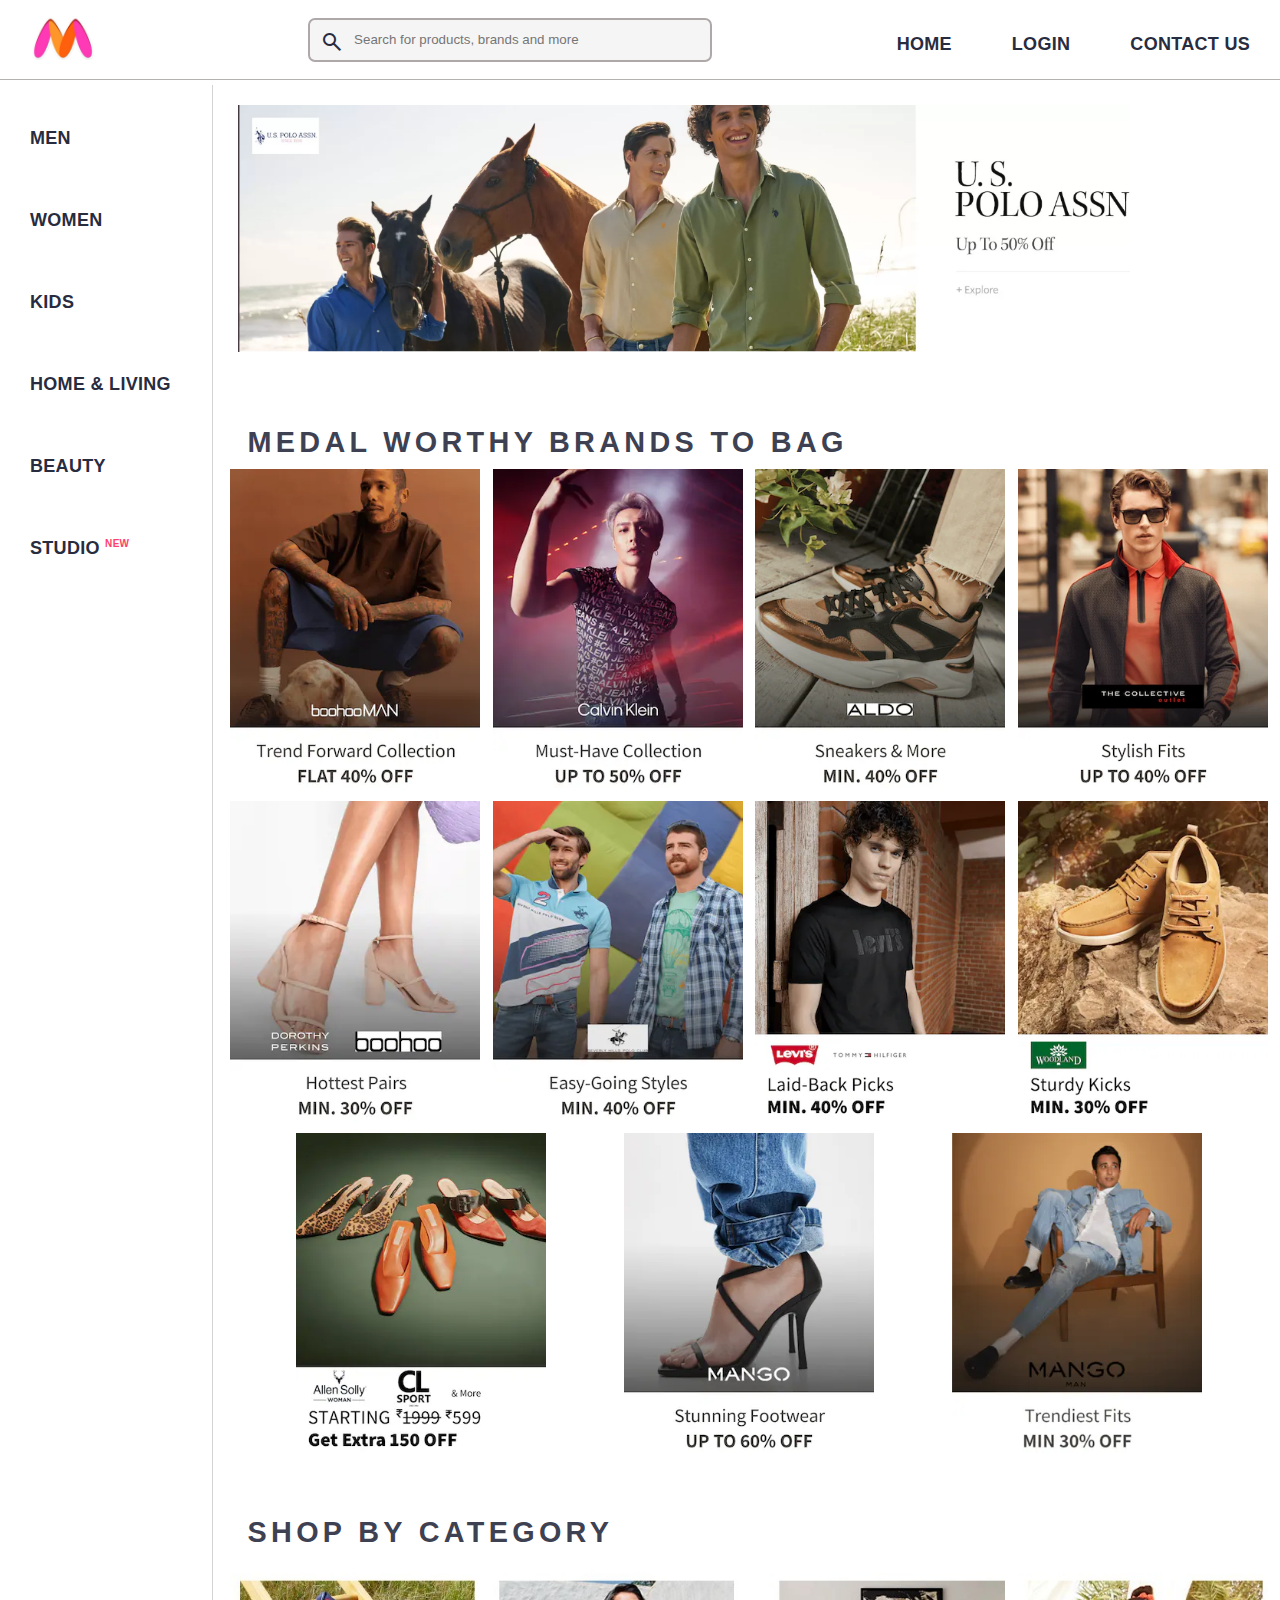
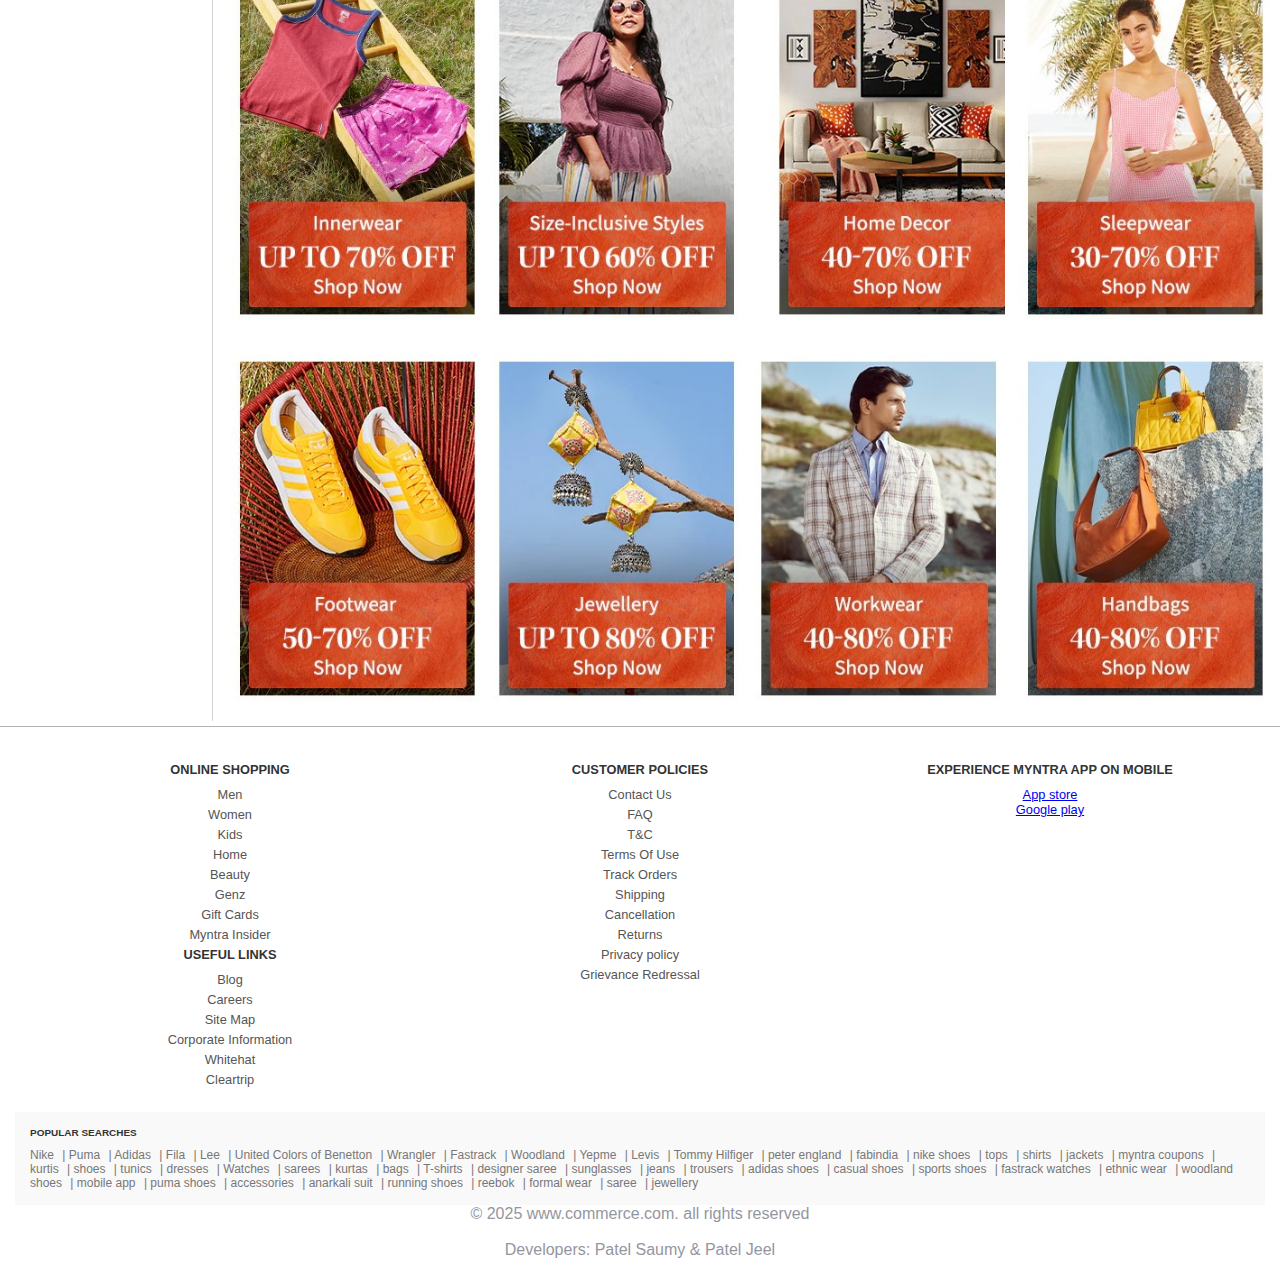
<file: index.html>
<!DOCTYPE html>
<html lang="en">
<head>
    <title>Online Shopping</title>
     <link rel="stylesheet" href="footer.css">
    <link rel="stylesheet" href="style.css">
    <link rel="stylesheet" href="https://fonts.googleapis.com/css2?family=Material+Symbols+Outlined:opsz,wght,FILL,GRAD@20..48,100..700,0..1,-50..200" /> 
</head>
<body>
    <div class="container">
        <header>
            <div class="logo_container">
                <a href="#"><img class="myntra_home" src="image/new_logo.png" alt="Myntra Home"></a>
            </div>
            <div class="search_bar">
                <span class="material-symbols-outlined search_icon">search</span>
                <input class="search_input" placeholder="Search for products, brands and more">
            </div>
            <div class="header_bar">
                <a href="#">Home</a>
                <a href="login.html">Login</a>
                <a href="contact.html">Contact Us</a>
            </div>

            <!-- <div class="action_bar">
                <div class="action_container">
                    <span class="material-symbols-outlined action_icon">person</span>
                    <span class="action_name">Profile</span>
                </div>
    
                <div class="action_container">
                    <span class="material-symbols-outlined action_icon">favorite</span>
                    <span class="action_name">Wishlist</span>
                </div>
    
                <div class="action_container">
                    <span class="material-symbols-outlined action_icon">shopping_bag</span>
                    <span class="action_name">Bag</span>
                </div>
            </div> -->
        </header>
        <div class="menu">
            <nav class="nav_bar">
                <a href="men.html">Men</a>
                <a href="women.html">Women</a>
                <a href="kids.html">Kids</a>
                <a href="home_living.html">Home & Living</a>
                <a href="beauty.html">Beauty</a>
                <a href="#">Studio <sup>New</sup></a>
            </nav>
        </div>
        <main>
            <div class="banner_container">
                <img class="banner_image" src="image/new_banner.png" alt="Main Banner">
            </div>
            <div class="category_heading">MEDAL WORTHY BRANDS TO BAG</div>
            <div class="category_items">
                <a href="#"><img class="sale_item" src="image/jp1.png"></a>
                <a href="#"><img class="sale_item" src="image/jp2.png"></a>
                <a href="#"><img class="sale_item" src="image/jp3.png"></a>
                <a href="#"><img class="sale_item" src="image/jp4.png"></a>
                <a href="#"><img class="sale_item" src="image/jp6.png"></a>
                <a href="#"><img class="sale_item" src="image/jp7.png"></a>
                <a href="#"><img class="sale_item" src="image/jp8.png"></a>
                <a href="#"><img class="sale_item" src="image/jp9.png"></a>
                <a href="#"><img class="sale_item" src="image/jp10.png"></a>
                <a href="#"><img class="sale_item" src="image/jp11.png"></a>
                <a href="#"><img class="sale_item" src="image/jp12.png"></a>
            </div>
    
            <div class="category_heading">SHOP BY CATEGORY</div>
            <div class="category_items">
                <a href="#"><img class="sale_item" src="image/jp.jpg"></a>
                <a href="#"><img class="sale_item" src="image/jp1.jpg"></a>
                <a href="#"><img class="sale_item" src="image/jp2.jpg"></a>
                <a href="#"><img class="sale_item" src="image/jp3.jpg"></a>
                <a href="#"><img class="sale_item" src="image/jp4.jpg"></a>
                <a href="#"><img class="sale_item" src="image/jp5.jpg"></a>
                <a href="#"><img class="sale_item" src="image/jp7.jpg"></a>
                <a href="#"><img class="sale_item" src="image/jp8.jpg"></a>
            </div>
        </main>
        <footer>
            <div class="footer_container">
    <!--             <div class="footer_column">
                    <h3>ONLINE SHOPPING</h3>
    
                    <a href="#">Men</a>
                    <a href="#">Women</a>
                    <a href="#">Kids</a>
                    <a href="#">Home & Living</a>
                    <a href="#">Beauty</a>
                    <a href="#">Gift Card</a>
                    <a href="#">Myntra Insider</a>
                </div> -->


                 <div class="footer-container">
        <div class="footer-section">
            <h4>ONLINE SHOPPING</h4>
            <ul class="footer-links">
                <li><a href="men.html">Men</a></li>
                <li><a href="women.html">Women</a></li>
                <li><a href="kids.html">Kids</a></li>
                <li><a href="#">Home</a></li>
                <li><a href="beauty.html">Beauty</a></li>
                <li><a href="#">Genz</a></li>
                <li><a href="#">Gift Cards</a></li>
                <li><a href="#">Myntra Insider</a></li>
            </ul>
            <h4>USEFUL LINKS</h4>
            <ul class="footer-links">
                <li><a href="#">Blog</a></li>
                <li><a href="#">Careers</a></li>
                <li><a href="#">Site Map</a></li>
                <li><a href="#">Corporate Information</a></li>
                <li><a href="#">Whitehat</a></li>
                <li><a href="#">Cleartrip</a></li>
            </ul>
        </div>
        <div class="footer-section">
            <h4>CUSTOMER POLICIES</h4>
            <ul class="footer-links">
                <li><a href="contact.html">Contact Us</a></li>
                <li><a href="#">FAQ</a></li>
                <li><a href="#">T&C</a></li>
                <li><a href="#">Terms Of Use</a></li>
                <li><a href="#">Track Orders</a></li>
                <li><a href="#">Shipping</a></li>
                <li><a href="#">Cancellation</a></li>
                <li><a href="#">Returns</a></li>
                <li><a href="#">Privacy policy</a></li>
                <li><a href="#">Grievance Redressal</a></li>
            </ul>
        </div>
        <div class="footer-section">
            <h4>EXPERIENCE MYNTRA APP ON MOBILE</h4>
            <div class="app-links">
                <a href="https://apps.apple.com/in/app/myntra-fashion-shopping-app/id907394059"> App store </a>
                <br>
                <a href="https://play.google.com/store/apps/details?id=com.myntra.android&hl=en_IN"> Google play</a>
            </div>

        </div>

    </div>
    <div class="popular-searches">
        <h5>POPULAR SEARCHES</h5>
        <p>
            <a href="#">Nike</a> | <a href="#">Puma</a> | <a href="#">Adidas</a> | <a href="#">Fila</a> | <a
                href="#">Lee</a> | <a href="#">United Colors of Benetton</a> | <a href="#">Wrangler</a> | <a
                href="#">Fastrack</a> | <a href="#">Woodland</a> | <a href="#">Yepme</a> | <a href="#">Levis</a> | <a
                href="#">Tommy Hilfiger</a> | <a href="#">peter england</a> | <a href="#">fabindia</a> | <a
                href="#">nike shoes</a> | <a href="#">tops</a> |
            <a href="#">shirts</a> | <a href="#">jackets</a> | <a href="#">myntra coupons</a> | <a href="#">kurtis</a> |
            <a href="#">shoes</a> | <a href="#">tunics</a> | <a href="#">dresses</a> | <a href="#">Watches</a> | <a
                href="#">sarees</a> | <a href="#">kurtas</a> | <a href="#">bags</a> | <a href="#">T-shirts</a> | <a
                href="#">designer saree</a> | <a href="#">sunglasses</a> | <a href="#">jeans</a> | <a
                href="#">trousers</a> | <a href="#">adidas shoes</a> |
            <a href="#">casual shoes</a> | <a href="#">sports shoes</a> | <a href="#">fastrack watches</a> | <a
                href="#">ethnic wear</a> | <a href="#">woodland shoes</a> | <a href="#">mobile app</a> | <a
                href="#">puma shoes</a> | <a href="#">accessories</a> | <a href="#">anarkali suit</a> | <a
                href="#">running shoes</a> | <a href="#">reebok</a> | <a href="#">formal wear</a> |
            <a href="#">saree</a> | <a href="#">jewellery</a>
        </p>
    </div>

                
                <div class="copyright">
                    <p>© 2025 www.commerce.com. all rights reserved</p><br>
                    <p>Developers: Patel Saumy & Patel Jeel </p>
                </div>
                
            </div>
    
            
        </footer>
    </div>

</body>
</html>
</file>
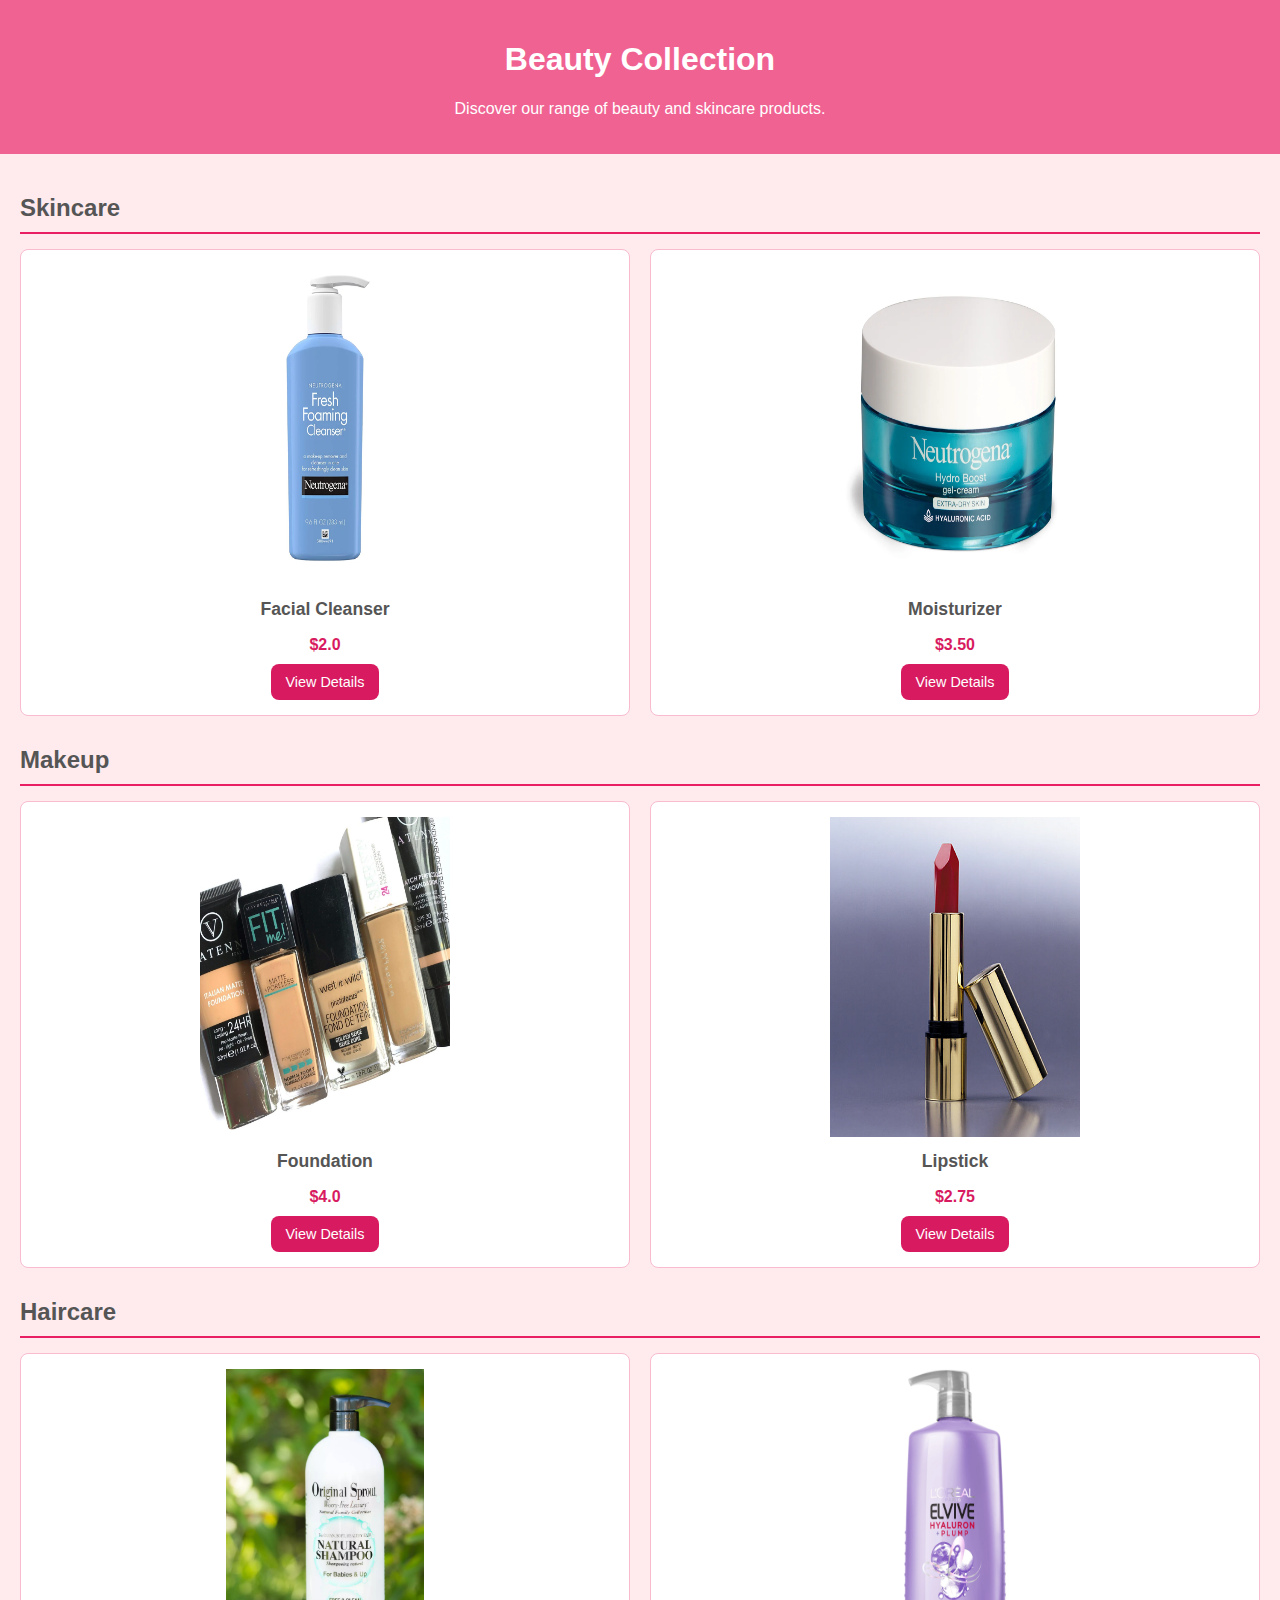
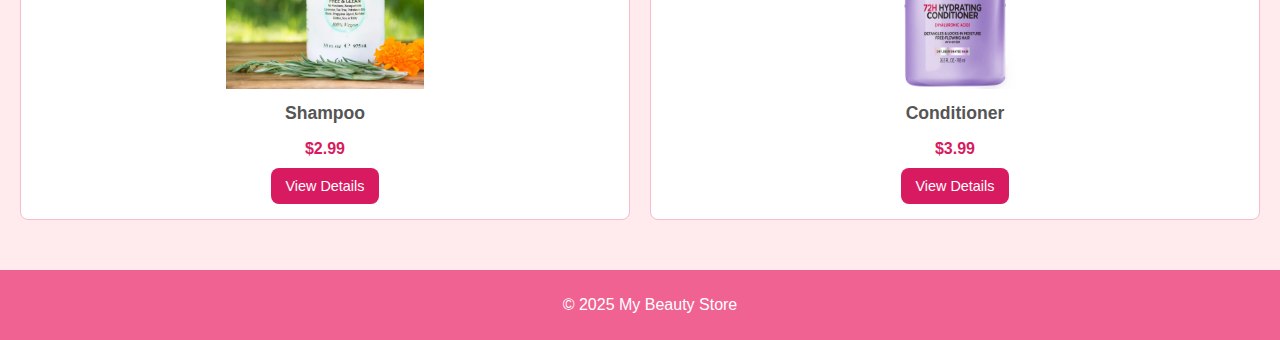
<file: beauty.html>
<!DOCTYPE html>
<html lang="en">
<head>
    <meta charset="UTF-8">
    <meta name="viewport" content="width=device-width, initial-scale=1.0">
    <title>Beauty Collection</title>
    <link rel="stylesheet" href="beauty.css">
</head>
<body>
    <header>
        <h1>Beauty Collection</h1>
        <p>Discover our range of beauty and skincare products.</p>
    </header>

    <main class="beauty-collection">
        <section class="category">
            <h2>Skincare</h2>
            <div class="product-grid">
                <div class="product-item">
                    <img src="image/jp33.webp" alt="Skincare 1">
                    <h3>Facial Cleanser</h3>
                    <p class="price">$2.0</p>
                    <button>View Details</button>
                </div>
                <div class="product-item">
                    <img src="image/jp34.webp" alt="Skincare 2">
                    <h3>Moisturizer</h3>
                    <p class="price">$3.50</p>
                    <button>View Details</button>
                </div>
            </div>
        </section>

        <section class="category">
            <h2>Makeup</h2>
            <div class="product-grid">
                <div class="product-item">
                    <img src="image/jp35.jpg" alt="Makeup 1">
                    <h3>Foundation</h3>
                    <p class="price">$4.0</p>
                    <button>View Details</button>
                </div>
                <div class="product-item">
                    <img src="image/jp36.jpg" alt="Makeup 2">
                    <h3>Lipstick</h3>
                    <p class="price">$2.75</p>
                    <button>View Details</button>
                </div>
            </div>
        </section>

        <section class="category">
            <h2>Haircare</h2>
            <div class="product-grid">
                <div class="product-item">
                    <img src="image/jp37.webp" alt="Haircare 1">
                    <h3>Shampoo</h3>
                    <p class="price">$2.99</p>
                    <button>View Details</button>
                </div>
                <div class="product-item">
                    <img src="image/jp38.webp" alt="Haircare 2">
                    <h3>Conditioner</h3>
                    <p class="price">$3.99</p>
                    <button>View Details</button>
                </div>
            </div>
        </section>

    </main>

    <footer>
        <p>&copy; 2025 My Beauty Store</p>
    </footer>
</body>
</html>
</file>
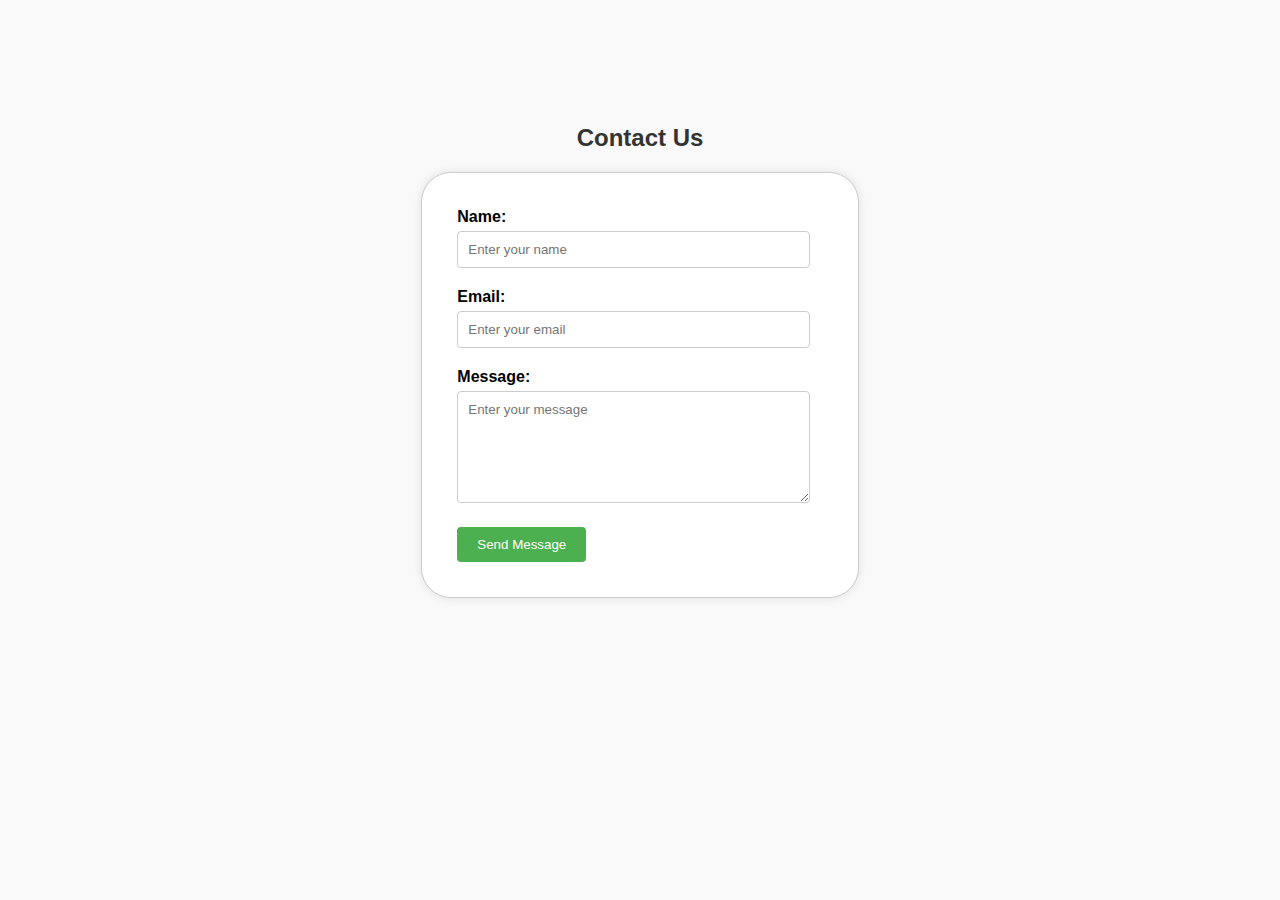
<file: contact.html>
<!DOCTYPE html>
<html lang="en">
<head>
    <title>Contact Us Form</title>
    <link rel="stylesheet" href="contact.css">
</head>
<body>
    <div class="container">
    <h1>Contact Us</h1>
    <form action="">
        <div>
            <label for="name">Name:</label>
            <input type="text" id="name" placeholder="Enter your name" required>

            <label for="email">Email:</label>
            <input type="email" id="email" placeholder="Enter your email" required>

            <label for="message" >Message:</label>
            <textarea name="message" id="message" 
            placeholder="Enter your message" rows="6" required></textarea>
            <!-- <input type="text" id="message"  required> -->

            <input type="submit" value="Send Message">
        </div>
    </form>
    </div>
</body>
</html>
</file>
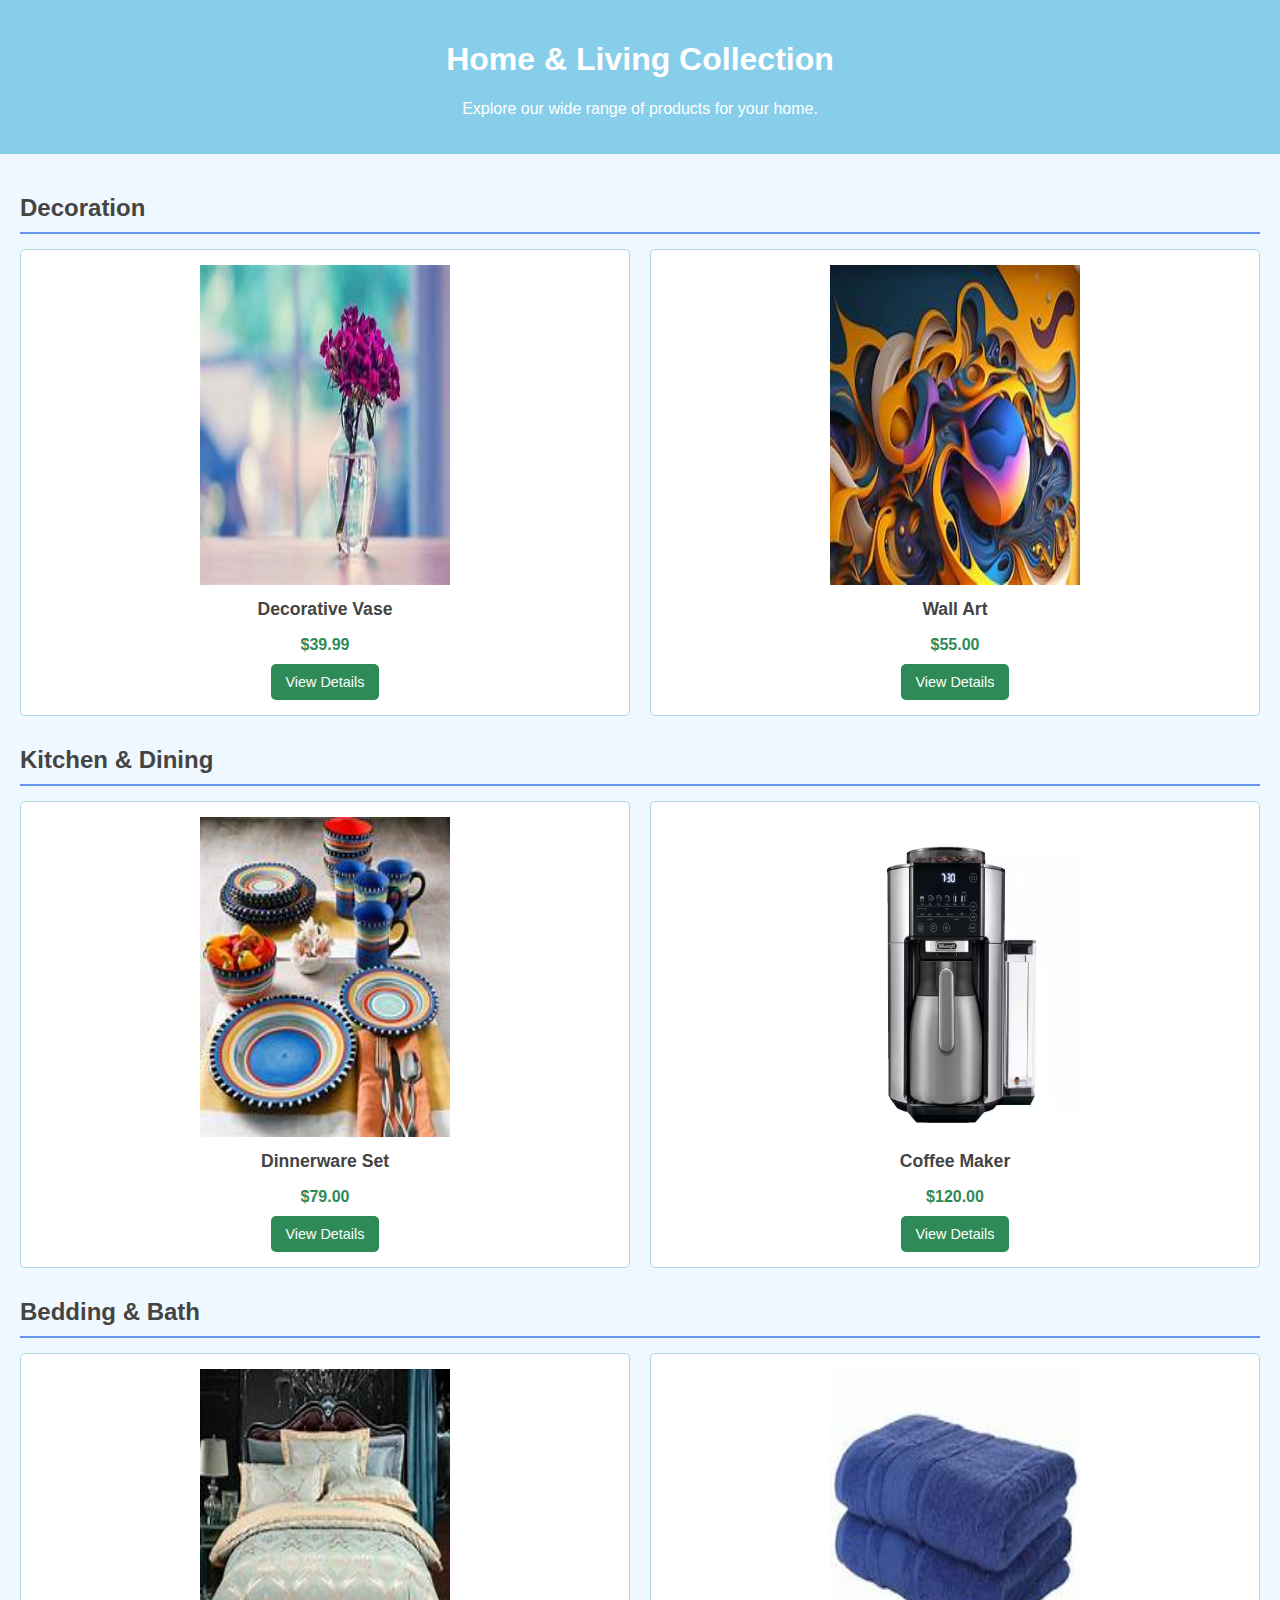
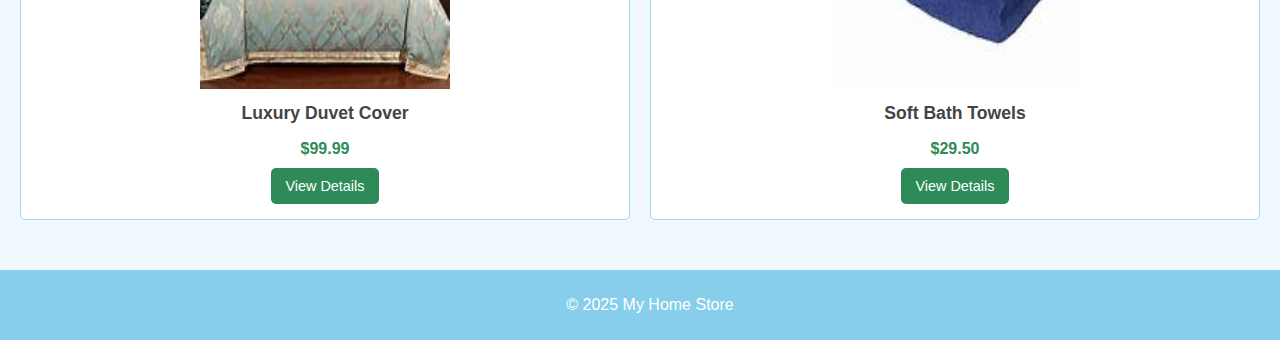
<file: home_living.html>
<!DOCTYPE html>
<html lang="en">
<head>
    <meta charset="UTF-8">
    <meta name="viewport" content="width=device-width, initial-scale=1.0">
    <title>Home & Living Collection</title>
    <link rel="stylesheet" href="home_living.css">
</head>
<body>
    <header>
        <h1>Home & Living Collection</h1>
        <p>Explore our wide range of products for your home.</p>
    </header>

    <main class="home-and-living-collection">
        <section class="category">
            <h2>Decoration</h2>
            <div class="product-grid">
                <div class="product-item">
                    <img src="image/jp27.jpg" alt="Home Decor 1">
                    <h3>Decorative Vase</h3>
                    <p class="price">$39.99</p>
                    <button>View Details</button>
                </div>
                <div class="product-item">
                    <img src="image/jp28.jpg" alt="Home Decor 2">
                    <h3>Wall Art</h3>
                    <p class="price">$55.00</p>
                    <button>View Details</button>
                </div>
            </div>
        </section>

        <section class="category">
            <h2>Kitchen & Dining</h2>
            <div class="product-grid">
                <div class="product-item">
                    <img src="image/jp29.jpg" alt="Kitchen Item 1">
                    <h3>Dinnerware Set</h3>
                    <p class="price">$79.00</p>
                    <button>View Details</button>
                </div>
                <div class="product-item">
                    <img src="image/jp30.avif" alt="Kitchen Item 2">
                    <h3>Coffee Maker</h3>
                    <p class="price">$120.00</p>
                    <button>View Details</button>
                </div>
            </div>
        </section>

        <section class="category">
            <h2>Bedding & Bath</h2>
            <div class="product-grid">
                <div class="product-item">
                    <img src="image/jp31.jpg" alt="Bedding Item 1">
                    <h3>Luxury Duvet Cover</h3>
                    <p class="price">$99.99</p>
                    <button>View Details</button>
                </div>
                <div class="product-item">
                    <img src="image/jp32.jpg" alt="Bath Item 1">
                    <h3>Soft Bath Towels</h3>
                    <p class="price">$29.50</p>
                    <button>View Details</button>
                </div>
            </div>
        </section>

    </main>

    <footer>
        <p>&copy; 2025 My Home Store</p>
    </footer>
</body>
</html>
</file>
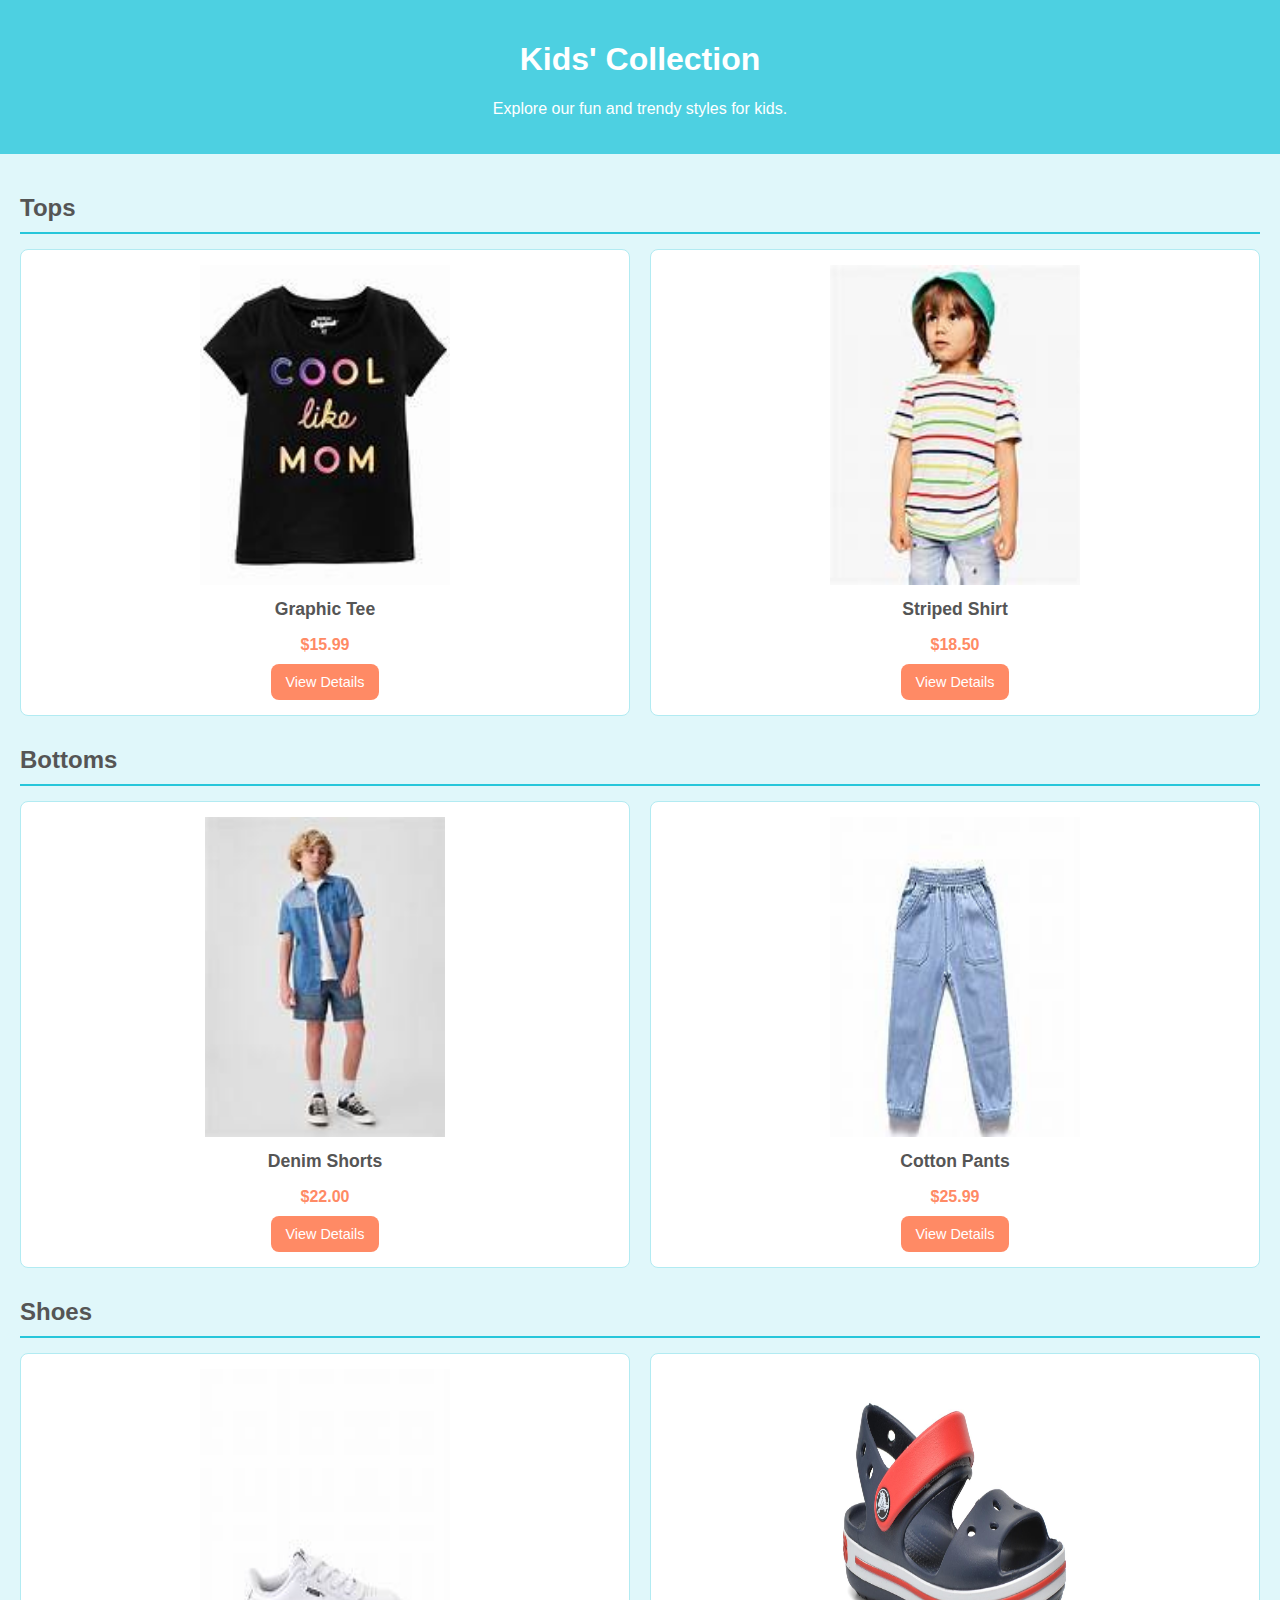
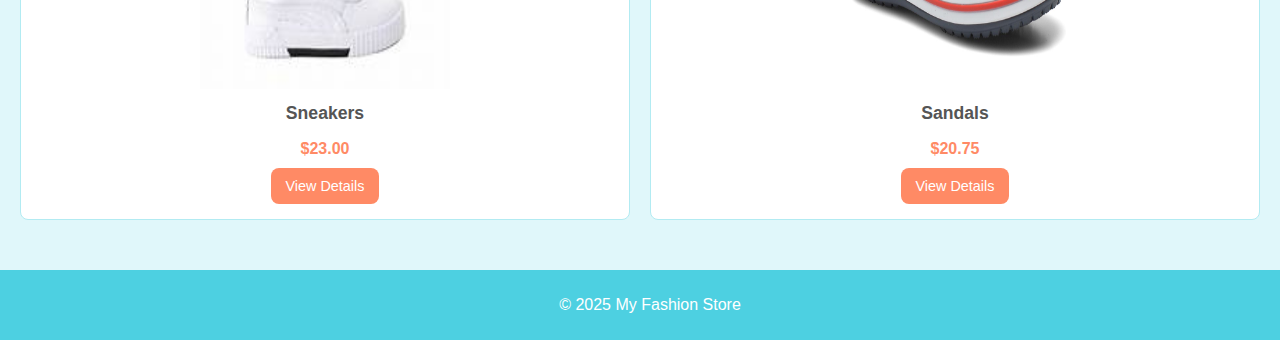
<file: kids.html>
<!DOCTYPE html>
<html lang="en">
<head>
    <meta charset="UTF-8">
    <meta name="viewport" content="width=device-width, initial-scale=1.0">
    <title>Kids' Collection</title>
    <link rel="stylesheet" href="kids.css">
</head>
<body>


    <header>
        <h1>Kids' Collection</h1>
        <p>Explore our fun and trendy styles for kids.</p>
    </header>

    <main class="kids-collection">
        <section class="category">
            <h2>Tops</h2>
            <div class="product-grid">
                <div class="product-item">
                    <img src="image/jp21.jpg" alt="Kids Top 1">
                    <h3>Graphic Tee</h3>
                    <p class="price">$15.99</p>
                    <button>View Details</button>
                </div>
                <div class="product-item">
                    <img src="image/jp22.jpg" alt="Kids Top 2">
                    <h3>Striped Shirt</h3>
                    <p class="price">$18.50</p>
                    <button>View Details</button>
                </div>
            </div>
        </section>

        <section class="category">
            <h2>Bottoms</h2>
            <div class="product-grid">
                <div class="product-item">
                    <img src="image/jp23.jpg" alt="Kids Bottom 1">
                    <h3>Denim Shorts</h3>
                    <p class="price">$22.00</p>
                    <button>View Details</button>
                </div>
                <div class="product-item">
                    <img src="image/jp24.jpg" alt="Kids Bottom 2">
                    <h3>Cotton Pants</h3>
                    <p class="price">$25.99</p>
                    <button>View Details</button>
                </div>
            </div>
        </section>

        <section class="category">
            <h2>Shoes</h2>
            <div class="product-grid">
                <div class="product-item">
                    <img src="image/jp25.jpg" alt="Kids Shoe 1">
                    <h3>Sneakers</h3>
                    <p class="price">$23.00</p>
                    <button>View Details</button>
                </div>
                <div class="product-item">
                    <img src="image/jp26.jpg" alt="Kids Shoe 2">
                    <h3>Sandals</h3>
                    <p class="price">$20.75</p>
                    <button>View Details</button>
                </div>
            </div>
        </section>

    </main>

    <footer>
        <p>&copy; 2025 My Fashion Store</p>
    </footer>
</body>
</html>
</file>
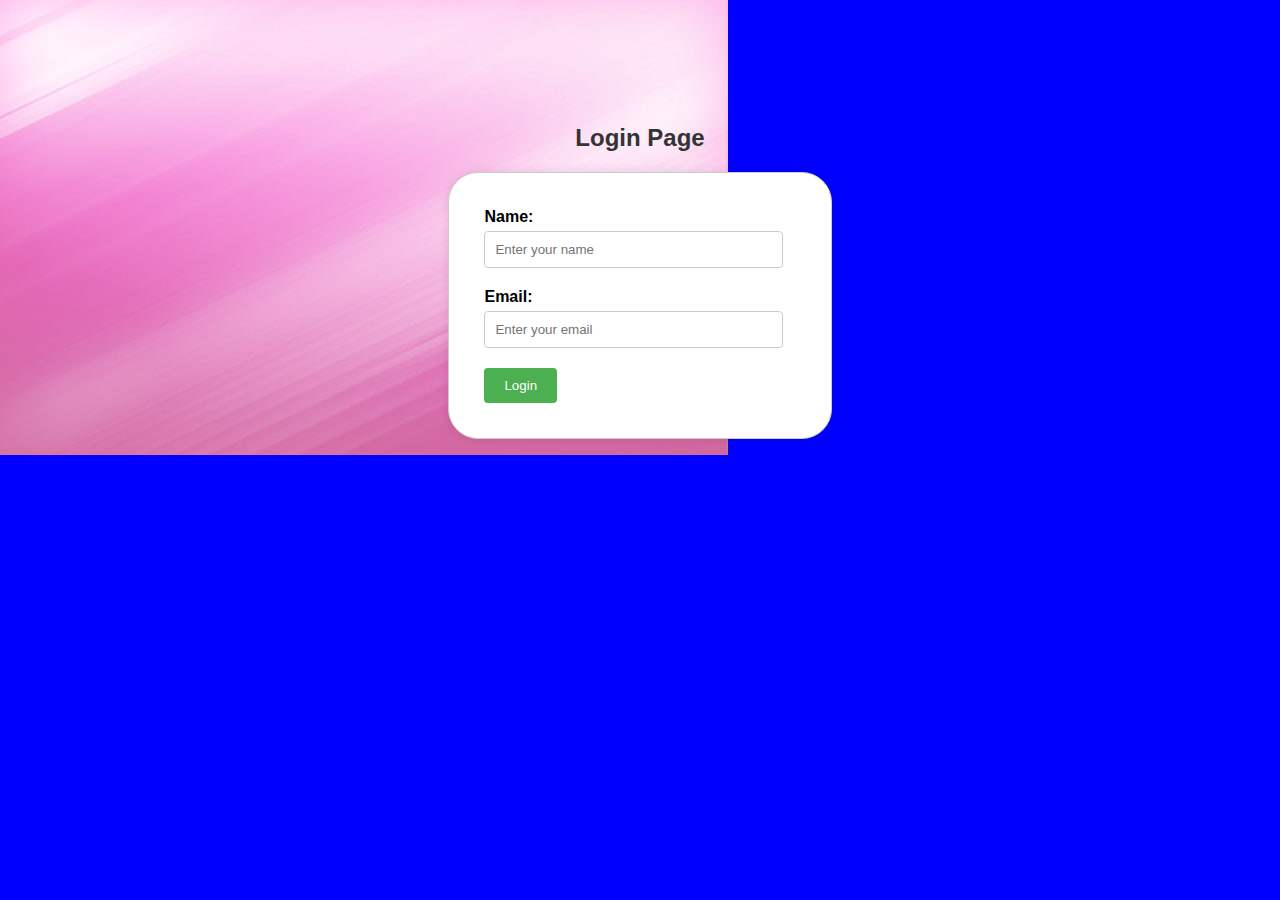
<file: login.html>
<!DOCTYPE html>
<html lang="en">
<head>
    <title>Login Form</title>
    <link rel="stylesheet" href="login.css">
</head>
<body>
    <div class="container">
        <h1>Login Page</h1>
        <form action="">
            <div>
                <label for="name">Name:</label>
                <input type="text" id="name" placeholder="Enter your name" required>

                <label for="email">Email:</label>
                <input type="email" id="email" placeholder="Enter your email" required>

                <input type="submit" value="Login">
            </div>
        </form>
    </div>
    
</body>
</html>
</file>
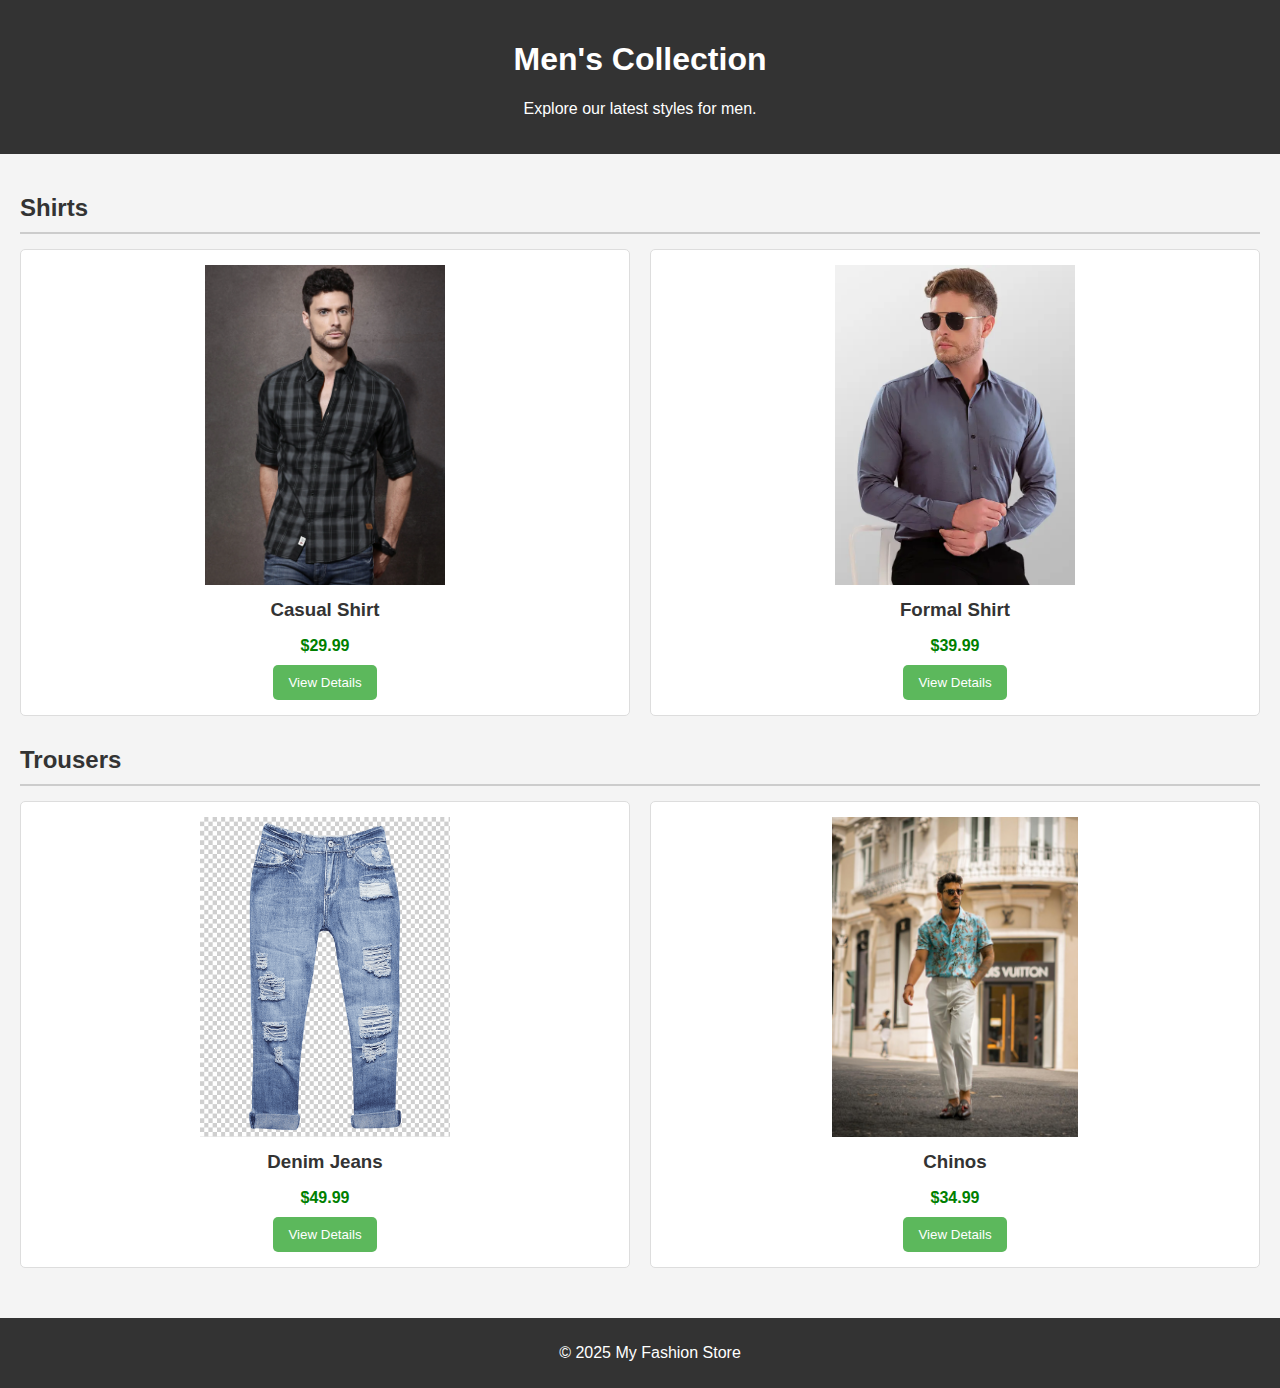
<file: men.html>
<!DOCTYPE html>
<html lang="en">
<head>
    <meta charset="UTF-8">
    <meta name="viewport" content="width=device-width, initial-scale=1.0">
    <title>Men's Collection</title>
    <link rel="stylesheet" href="men.css">
</head>
<body>


    <header>
        <h1>Men's Collection</h1>
        <p>Explore our latest styles for men.</p>
        </header>

    <main class="men-collection">
        <section class="category">
            <h2>Shirts</h2>
            <div class="product-grid">
                <div class="product-item">
                    <img src="image/jp13.png" alt="Shirt 1">
                    <h3>Casual Shirt</h3>
                    <p class="price">$29.99</p>
                    <button>View Details</button>
                </div>
                <div class="product-item">
                    <img src="image/jp14.webp" alt="Shirt 2">
                    <h3>Formal Shirt</h3>
                    <p class="price">$39.99</p>
                    <button>View Details</button>
                </div>
                </div>
        </section>

        <section class="category">
            <h2>Trousers</h2>
            <div class="product-grid">
                <div class="product-item">
                    <img src="image/jp15.png" alt="Trouser 1">
                    <h3>Denim Jeans</h3>
                    <p class="price">$49.99</p>
                    <button>View Details</button>
                </div>
                <div class="product-item">
                    <img src="image/jp16.jpg" alt="Trouser 2">
                    <h3>Chinos</h3>
                    <p class="price">$34.99</p>
                    <button>View Details</button>
                </div>
                </div>
        </section>

        </main>

    <footer>
        <p>&copy; 2025 My Fashion Store</p>
    </footer>
</body>
</html>
</file>
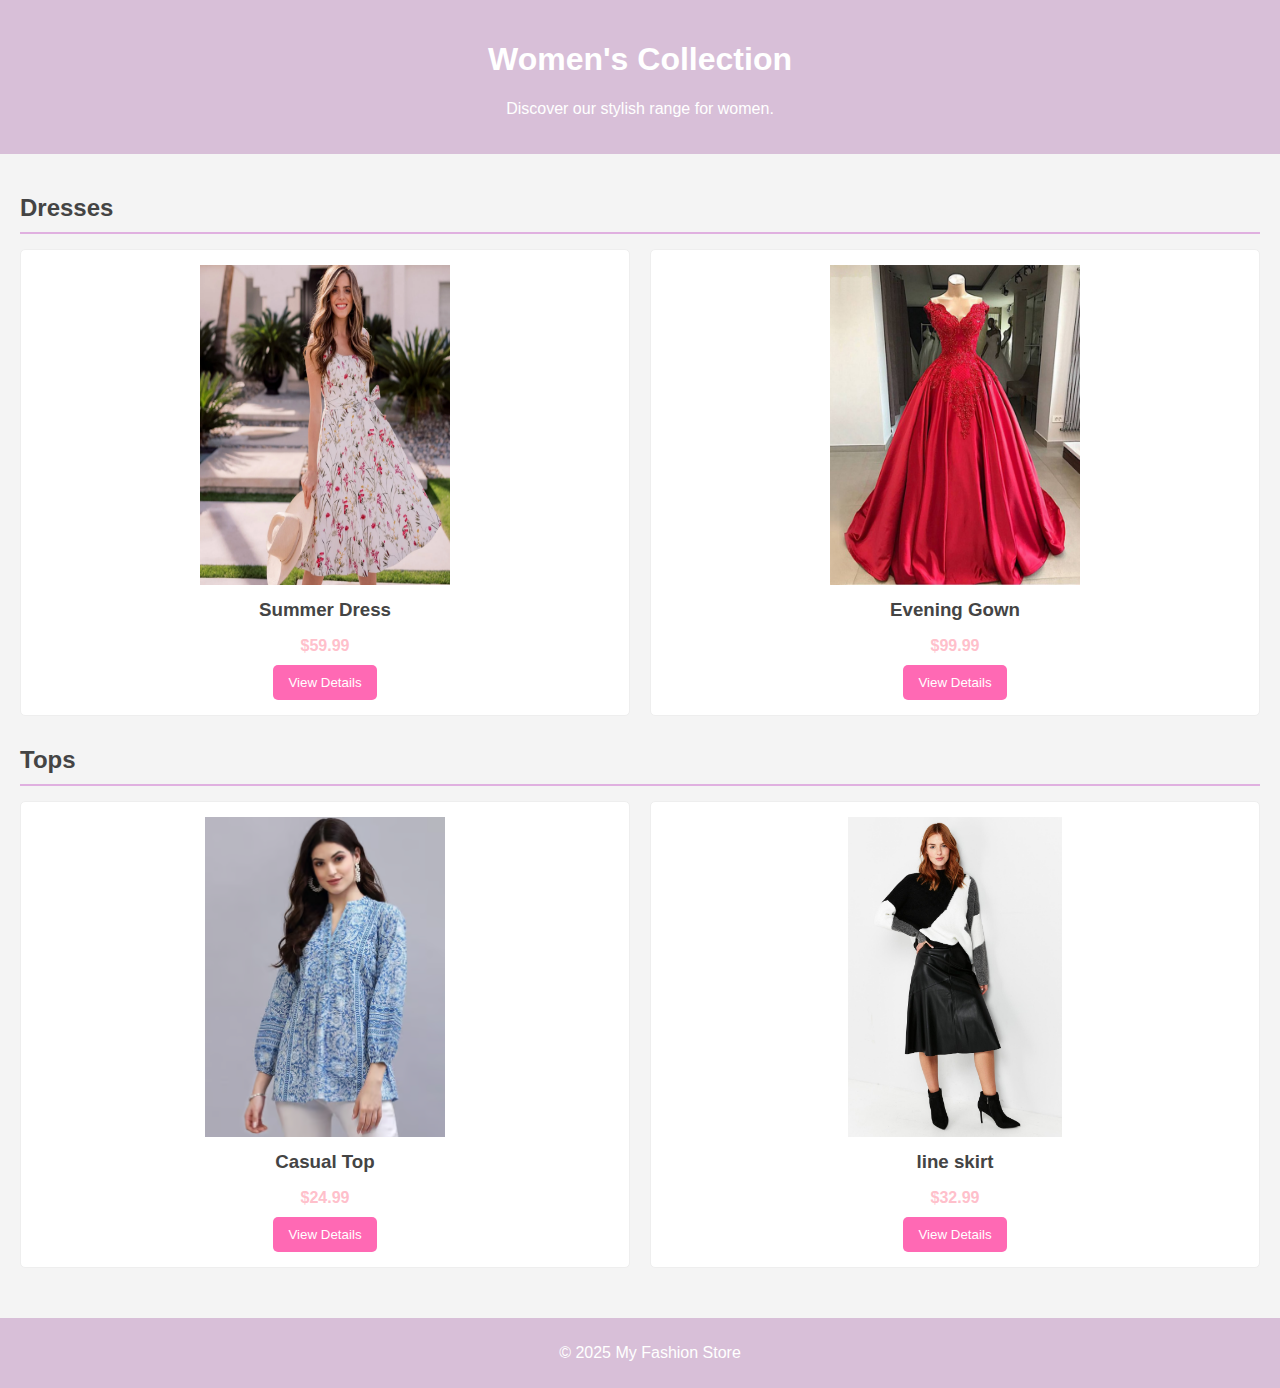
<file: women.html>
<!DOCTYPE html>
<html lang="en">
<head>
    <meta charset="UTF-8">
    <meta name="viewport" content="width=device-width, initial-scale=1.0">
    <title>Women's Collection</title>
    <link rel="stylesheet" href="women.css">
</head>
<body>
    <header>
        <h1>Women's Collection</h1>
        <p>Discover our stylish range for women.</p>
    </header>

    <main class="women-collection">
        <section class="category">
            <h2>Dresses</h2>
            <div class="product-grid">
                <div class="product-item">
                    <img src="image/jp17.webp" alt="Dress 1">
                    <h3>Summer Dress</h3>
                    <p class="price">$59.99</p>
                    <button>View Details</button>
                </div>
                <div class="product-item">
                    <img src="image/jp18.jpg" alt="Dress 2">
                    <h3>Evening Gown</h3>
                    <p class="price">$99.99</p>
                    <button>View Details</button>
                </div>
            </div>
        </section>

        <section class="category">
            <h2>Tops</h2>
            <div class="product-grid">
                <div class="product-item">
                    <img src="image/jp19.avif" alt="Top 1">
                    <h3>Casual Top</h3>
                    <p class="price">$24.99</p>
                    <button>View Details</button>
                </div>
                <div class="product-item">
                    <img src="image/jp20.jpg" alt="Top 2">
                    <h3>line skirt</h3>
                    <p class="price">$32.99</p>
                    <button>View Details</button>
                </div>
            </div>
        </section>

    </main>

    <footer>
        <p>&copy; 2025 My Fashion Store</p>
    </footer>
</body>
</html>
</file>
<file: footer.css>
footer{
    border-top: 1px solid #b6b1b1;
    grid-area: footer;
    color: #94969f;
    text-align: center;
    padding: 15px;
} 


.footer-container {
    display: flex;
    justify-content: space-between;
    padding: 20px;
    font-size: 0.8em;
    color: #555;
}

.footer-section {
    flex: 1;
    margin-right: 20px;
}

.footer-section:last-child {
    margin-right: 0;
}

.footer-section h4 {
    margin-top: 0;
    margin-bottom: 10px;
    color: #333;
}

.footer-links {
    list-style: none;
    padding: 0;
    margin: 0;
}

.footer-links li {
    margin-bottom: 5px;
}

.footer-links a {
    text-decoration: none;
    color: #555;
}

.app-links img {
    height: 40px;
    margin-right: 5px;
}

.popular-searches {
    padding: 15px;
    background-color: #f9f9f9;
    text-align: left;
    font-size: 0.75em;
    color: #777;
}

.popular-searches h5 {
    margin-top: 0;
    margin-bottom: 10px;
    color: #333;
}

.popular-searches p {
    margin-top: 0;
    margin-bottom: 0;
}

.popular-searches a {
    text-decoration: none;
    color: #777;
    margin-right: 5px;
}
</file>
<file: style.css>
*{
    margin: 0;
    padding: 0;
    font-family: Assistant,-apple-system,BlinkMacSystemFont,Segoe UI,Roboto,Helvetica,Arial,sans-serif;
    box-sizing: border-box;
}

.container {
    margin-top: 0px;
    padding-top: 0px;
    display: grid;
    grid-template-areas:
      "header header"
      "menu main"
      "footer footer";
    grid-template-columns: 1fr 5fr;
    gap: 5px;
}

header {
    display: flex;
    grid-area: header;
    background-color: #ffffff;
    height: 80px;
    justify-content: space-between;
    align-items: center;
    border-bottom: 1px solid #b6b1b1;
}

.myntra_home {
    height: 45px;
}
.logo_container {
    margin-left: 2%;
    width: 10%;
}

.search_bar {
    height: 40px;
    min-width: 400px;
    width: 10%;
    display: flex;
    align-items: center;
    outline: 2px solid rgb(175, 168, 168);
    border-radius: 5px;
}
.search_icon {
    box-sizing: content-box;
    height: 20px;
    padding: 10px;

    background-color: #f5f5f6;
    color: #282c3f;
    font-weight: 300;
    border-radius: 4px 0 0 4px;
}
.search_input {
    color: #696e79;
    background-color: #f5f5f6;
    flex-grow: 1;
    height: 40px;
    border: 0;

    outline:none;
}

/* .action_bar {
    margin-right: 4%;
} */


/* .action_bar {
    display: flex;
    min-width: 300px;
    justify-content: space-evenly;
}

.action_container {
    display: flex;
    flex-direction: column;
    align-items: center;
} */

.header_bar {
    display: flex;
    margin-top: 10px;
    justify-content: space-evenly;
}
.header_bar a {
    font-size: 18px;
    letter-spacing: .3px;
    color: #282c3f;
    font-weight: 700;
    text-transform: uppercase;
    padding: 20px 30px;
    text-decoration: none;
}
.header_bar a:hover {
    background-color: rgb(232, 52, 181);
}

.menu{
    grid-area: menu;
    border-right: lightgrey 1px solid;
}

.nav_bar {
    display: flex;
    flex-direction: column;
    margin-top: 15px;
    justify-content: space-evenly;
}
.nav_bar a {
    font-size: 18px;
    letter-spacing: .3px;
    color: #282c3f;
    font-weight: 700;
    text-transform: uppercase;
    padding: 28px 30px;
    text-decoration: none;
    border-bottom: 5px solid #ffffff;
}
.nav_bar a:hover {
    background-color: rgb(232, 52, 181);
}

.nav_bar a sup {
    color: #ff3f6c;
    font-size: 10px;
}

main{
    grid-area: main;
}

.banner_image {
   width: 84%;
    margin: 20px 30px 20px 20px;
    
}

.category_heading {
    text-transform: uppercase;
    color: #3e4152;
    letter-spacing: .15em;
    font-size: 1.8em;
    margin: 50px 0 10px 30px;
    max-height: 5em;
    font-weight: 700;
}

.category_items {
    display: flex;
    flex-wrap: wrap;
    justify-content: space-evenly;
}

.sale_item {
    width: 250px;
}

/* .footer_container {
    padding: 30px 0px 40px 0px;
    background: #FAFBFC;
    display: flex;
    justify-content: space-evenly;
} */

/* .footer_column {
    display: flex;
    flex-direction: column;
}

.footer_column h3 {
    color: #282c3f;
    font-size: 14px;
    margin-bottom: 25px;
}

.footer_column a {
    color: #696b79;
    font-size: 15px;
    text-decoration: none;
    padding-bottom: 5px;
} */
</file>
<file: beauty.css>
body {
    font-family: sans-serif;
    margin: 0;
    padding: 0;
    background-color: #ffebee; /* A light pink for beauty */
    color: #555;
}

header {
    background-color: #f06292; /* A brighter pink for the header */
    color: white;
    padding: 20px;
    text-align: center;
}

main.beauty-collection {
    padding: 20px;
}

.category {
    margin-bottom: 30px;
}

.category h2 {
    border-bottom: 2px solid #e91e63; /* A darker pink border */
    padding-bottom: 10px;
    margin-bottom: 15px;
}

.product-grid {
    display: grid;
    grid-template-columns: repeat(auto-fit, minmax(250px, 1fr));
    gap: 20px;
}

.product-item {
    background-color: white;
    border: 1px solid #f8bbd0; /* A lighter pink border */
    padding: 15px;
    border-radius: 8px;
    text-align: center;
}

.product-item img {
    max-width: 250px;
    height: 320px;
    margin-bottom: 10px;
}

.product-item h3 {
    margin-top: 0;
    margin-bottom: 5px;
    font-size: 1.1em;
}

.product-item .price {
    color: #d81b60; /* A deep pink color for the price */
    font-weight: bold;
    margin-bottom: 10px;
}

.product-item button {
    background-color: #d81b60; /* A deep pink button */
    color: white;
    border: none;
    padding: 10px 15px;
    border-radius: 8px;
    cursor: pointer;
    font-size: 0.9em;
}

.product-item button:hover {
    background-color: #c2185b; /* A slightly darker pink on hover */
}

footer {
    text-align: center;
    padding: 10px;
    background-color: #f06292; /* Matching footer color */
    color: white;
    bottom: 0;
    width: 100%;
}
</file>
<file: contact.css>
body { 
    font-family: Arial, sans-serif;
    background-color: #f9f9f9;
    margin: 20px;
}

.container{
    max-width: fit-content;
    margin-top: 10%;
    margin-right: auto;
    margin-left: auto;
}

h1 {
    color: #333;
    font-size: 24px;
    margin-bottom: 20px;
    text-align: center;
    
}

/* Form Styles */
form {
    border: 1px solid #ccc;
    border-radius: 30px;
    padding: 35px 70px 35px 35px;
    margin-bottom: 20px;
    background-color: #fff;
    max-width: 500px;
    box-shadow: 0 0 10px rgba(0, 0, 0, 0.1);
}

label {
    display: block;
    margin-bottom: 5px;
    font-weight: bold;
}

input[type="text"], input[type="email"], #message {
    width: 100%;
    padding: 10px;
    margin-bottom: 20px;
    border: 1px solid #ccc;
    border-radius: 4px;
    font-family: Arial, Helvetica, sans-serif;
}

input[type="submit"] {
    margin: auto;
    background-color: #4CAF50;
    color: white;
    padding: 10px 20px;
    border: none;
    border-radius: 4px;
    cursor: pointer;
    margin-left: auto;
    margin-right: auto;
}

input[type="submit"]:hover {
    background-color: #45a049;
}
</file>
<file: home_living.css>
body {
    font-family: sans-serif;
    margin: 0;
    padding: 0;
    background-color: #f0f8ff; /* A light blue/lavender for home & living */
    color: #444;
}

header {
    background-color: #87ceeb; /* A brighter blue for the header */
    color: white;
    padding: 20px;
    text-align: center;
}

main.home-and-living-collection {
    padding: 20px;
}

.category {
    margin-bottom: 30px;
}

.category h2 {
    border-bottom: 2px solid #6495ed; /* A darker blue border */
    padding-bottom: 10px;
    margin-bottom: 15px;
}

.product-grid {
    display: grid;
    grid-template-columns: repeat(auto-fit, minmax(250px, 1fr));
    gap: 20px;
}

.product-item {
    background-color: white;
    border: 1px solid #add8e6; /* A lighter blue border */
    padding: 15px;
    border-radius: 5px;
    text-align: center;
}

.product-item img {
    max-width: 250px;
    height: 320px;
    margin-bottom: 10px;
}

.product-item h3 {
    margin-top: 0;
    margin-bottom: 5px;
    font-size: 1.1em;
}

.product-item .price {
    color: #2e8b57; /* A green color for the price */
    font-weight: bold;
    margin-bottom: 10px;
}

.product-item button {
    background-color: #2e8b57; /* A green button */
    color: white;
    border: none;
    padding: 10px 15px;
    border-radius: 5px;
    cursor: pointer;
    font-size: 0.9em;
}

.product-item button:hover {
    background-color: #006400; /* A darker green on hover */
}

footer {
    text-align: center;
    padding: 10px;
    background-color: #87ceeb; /* Matching footer color */
    color: white;
    bottom: 0;
    width: 100%;
}
</file>
<file: kids.css>
body {
    font-family: sans-serif;
    margin: 0;
    padding: 0;
    background-color: #e0f7fa; /* A light blue for kids' section */
    color: #555;
}

header {
    background-color: #4dd0e1; /* A brighter blue for the header */
    color: white;
    padding: 20px;
    text-align: center;
}

main.kids-collection {
    padding: 20px;
}

.category {
    margin-bottom: 30px;
}

.category h2 {
    border-bottom: 2px solid #26c6da; /* A darker blue border */
    padding-bottom: 10px;
    margin-bottom: 15px;
}

.product-grid {
    display: grid;
    grid-template-columns: repeat(auto-fit, minmax(250px, 1fr));
    gap: 20px;
}

.product-item {
    background-color: white;
    border: 1px solid #b2ebf2; /* A lighter blue border */
    padding: 15px;
    border-radius: 8px; /* Slightly more rounded corners */
    text-align: center;
}

.product-item img {
    max-width: 250px;
    height: 320px;
    margin-bottom: 10px;
}

.product-item h3 {
    margin-top: 0;
    margin-bottom: 5px;
    font-size: 1.1em; /* Slightly larger font */
}

.product-item .price {
    color: #ff8a65; /* An orange color for the price */
    font-weight: bold;
    margin-bottom: 10px;
}

.product-item button {
    background-color: #ff8a65; /* An orange button */
    color: white;
    border: none;
    padding: 10px 15px;
    border-radius: 8px; /* Matching rounded corners */
    cursor: pointer;
    font-size: 0.9em;
}

.product-item button:hover {
    background-color: #f4511e; /* A darker orange on hover */
}

footer {
    text-align: center;
    padding: 10px;
    background-color: #4dd0e1; /* Matching footer color */
    color: white;
    bottom: 0;
    width: 100%;
}
</file>
<file: login.css>
/* Login Page Styles */
body { 
    font-family: Arial, sans-serif;
    background-color: blue;
    margin: 20px;
    background-image: url(image/login_background.png);
    background-repeat: no-repeat;
}

.container{
    margin-left: auto;
    margin-right: auto;
    max-width: fit-content;
    margin-top: 10%;
}

h1 {
    color: #333;
    font-size: 24px;
    margin-bottom: 20px;
    text-align: center;
}

/* Form Styles */
form {
    border: 1px solid #ccc;
    border-radius: 30px;
    padding: 35px 70px 35px 35px;
    margin-bottom: 20px;
    background-color: #fff;
    max-width: 600px;
    box-shadow: 0 0 10px rgba(0, 0, 0, 0.1);
}

label {
    display: block;
    margin-bottom: 5px;
    font-weight: bold;
}

input[type="text"], input[type="email"] {
    width: 100%;
    padding: 10px;
    margin-bottom: 20px;
    border: 1px solid #ccc;
    border-radius: 4px;
}

input[type="submit"] {
    background-color: #4CAF50;
    color: white;
    padding: 10px 20px;
    border: none;
    border-radius: 4px;
    cursor: pointer;
}

input[type="submit"]:hover {
    background-color: #45a049;
}
</file>
<file: men.css>
body {
    font-family: sans-serif;
    margin: 0;
    padding: 0;
    background-color: #f4f4f4;
    color: #333;
    overflow-x: hidden;
}

header {
    background-color: #333;
    color: white;
    padding: 20px;
    text-align: center;
}

main.men-collection {
    padding: 20px;
}

.category {
    margin-bottom: 30px;
}

.category h2 {
    border-bottom: 2px solid #ccc;
    padding-bottom: 10px;
    margin-bottom: 15px;
}

.product-grid {
    display: grid;
    grid-template-columns: repeat(auto-fit, minmax(250px, 1fr));
    gap: 20px;
}

.product-item {
    background-color: white;
    border: 1px solid #ddd;
    padding: 15px;
    border-radius: 5px;
    text-align: center;
}

.product-item img {
    max-width: 250px;
    height: 320px;
    margin-bottom: 10px;
}

.product-item h3 {
    margin-top: 0;
    margin-bottom: 5px;
}

.product-item .price {
    color: green;
    font-weight: bold;
    margin-bottom: 10px;
}

.product-item button {
    background-color: #5cb85c;
    color: white;
    border: none;
    padding: 10px 15px;
    border-radius: 5px;
    cursor: pointer;
}

.product-item button:hover {
    background-color: #4cae4c;
}

footer {
    text-align: center;
    padding: 10px;
    background-color: #333;
    color: white;
    bottom: 0;
    width: 100%;
}
</file>
<file: women.css>
/* body {
    font-family: sans-serif;
    margin: 0;
    padding: 0;
    background-color: #f8f8f8; 
    color: #444; 
}

header {
    background-color: #d8bfd8; 
    color: white;
    padding: 20px;
    text-align: center;
}

main.women-collection {
    padding: 20px;
}

.category {
    margin-bottom: 30px;
}

.category h2 {
    border-bottom: 2px solid #e0b0e0; 
    padding-bottom: 10px;
    margin-bottom: 15px;
}

.product-grid {
    display: grid;
    grid-template-columns: repeat(auto-fit, minmax(250px, 1fr));
    gap: 20px;
}

.product-item {
    background-color: white;
    border: 1px solid #eee; 
    padding: 15px;
    border-radius: 5px;
    text-align: center;
    max-width: 250px;
    height: 350px;
}

.product-item img {
    max-width: 250px;
    height: 320px;
    margin-bottom: 10px;
}

.product-item h3 {
    margin-top: 0;
    margin-bottom: 5px;
}

.product-item .price {
    color: #ff69b4; 
    font-weight: bold;
    margin-bottom: 10px;
}

.product-item button {
    background-color: #ff69b4; 
    color: white;
    border: none;
    padding: 10px 15px;
    border-radius: 5px;
    cursor: pointer;
}

.product-item button:hover {
    background-color: #f08080;
}

footer {
    text-align: center;
    padding: 10px;
    background-color: #d8bfd8; 
    color: white;
    bottom: 0;
    width: 100%;
}

 */

body {
    font-family: sans-serif;
    margin: 0;
    padding: 0;
    background-color: #f4f4f4;
    color: #444;
    overflow-x: hidden;
}

header {
    background-color: #d8bfd8;
    color: white;
    padding: 20px;
    text-align: center;
}

main.women-collection {
    padding: 20px;
}

.category {
    margin-bottom: 30px;
}

.category h2 {
    border-bottom: 2px solid #e0b0e0;
    padding-bottom: 10px;
    margin-bottom: 15px;
}

.product-grid {
    display: grid;
    grid-template-columns: repeat(auto-fit, minmax(250px, 1fr));
    gap: 20px;
}

.product-item {
    background-color: white;
    border: 1px solid #eee;
    padding: 15px;
    border-radius: 5px;
    text-align: center;
}

.product-item img {
    max-width: 250px;
    height: 320px;
    margin-bottom: 10px;
}

.product-item h3 {
    margin-top: 0;
    margin-bottom: 5px;
}

.product-item .price {
    color: pink;
    font-weight: bold;
    margin-bottom: 10px;
}

.product-item button {
    background-color: #ff69b4;
    color: white;
    border: none;
    padding: 10px 15px;
    border-radius: 5px;
    cursor: pointer;
}

.product-item button:hover {
    background-color: #f08080;
}

footer {
    text-align: center;
    padding: 10px;
    background-color: #d8bfd8;
    color: white;
    bottom: 0;
    width: 100%;
}
</file>
